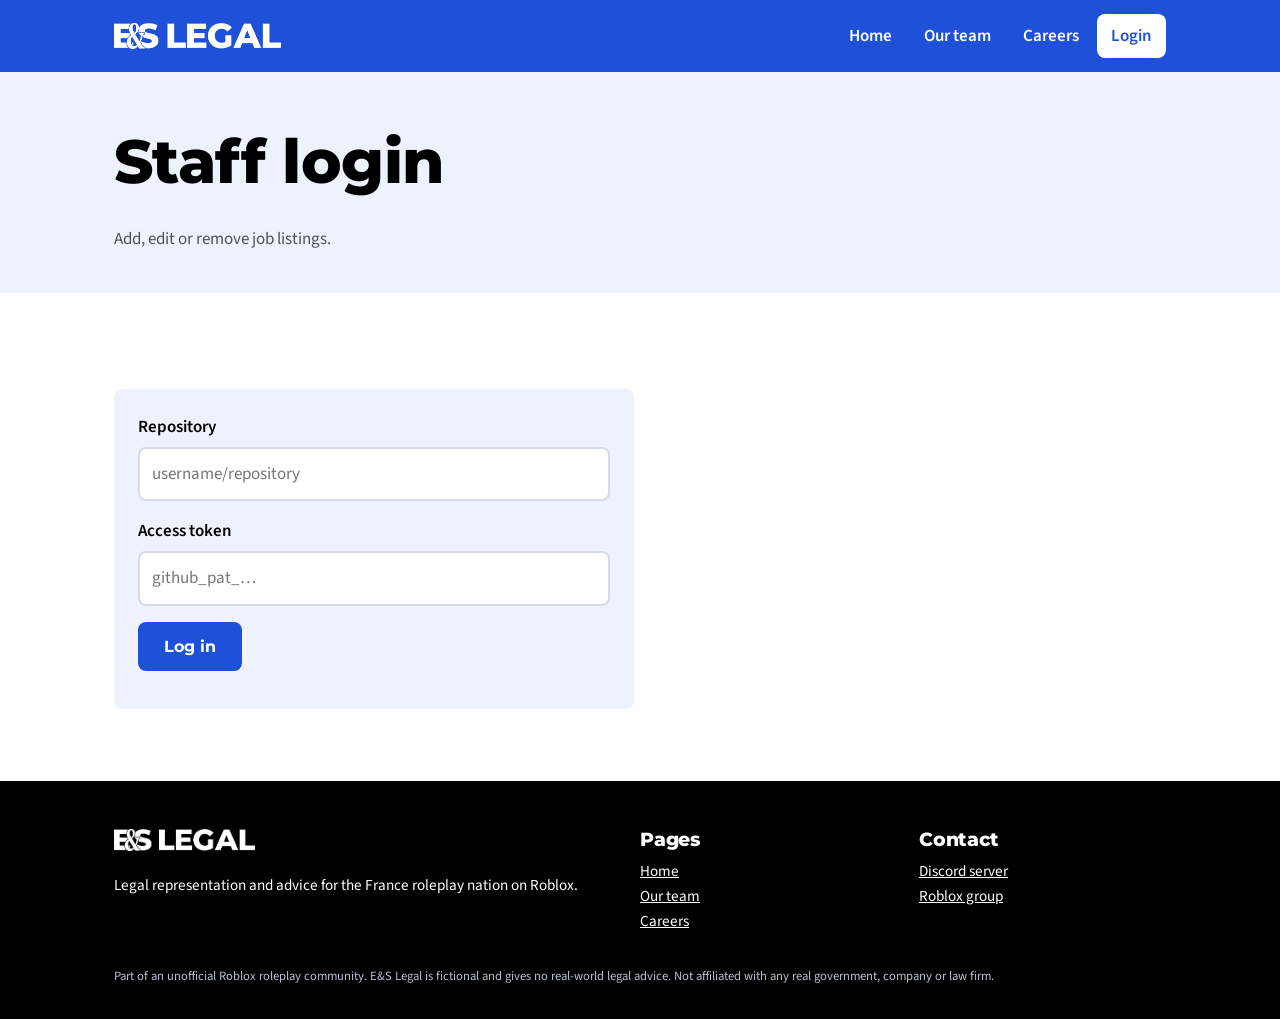
<file: admin.html>
<!doctype html>
<html lang="en"><head><meta charset="utf-8"><meta name="viewport" content="width=device-width,initial-scale=1">
<title>Login | E&S Legal</title><meta name="description" content="E&amp;S Legal is a Roblox law firm serving the France roleplay nation."><meta name="robots" content="noindex">
<link rel="icon" href="assets/mark-blue.png">
<link rel="preconnect" href="https://fonts.googleapis.com"><link rel="preconnect" href="https://fonts.gstatic.com" crossorigin>
<link href="https://fonts.googleapis.com/css2?family=Montserrat:wght@600;700;800&family=Source+Sans+3:wght@400;600&display=swap" rel="stylesheet">
<link rel="stylesheet" href="style.css"></head>
<body data-page="admin">
<header><div class="wrap"><a href="index.html" aria-label="E&amp;S Legal home"><img src="assets/wordmark-white.png" alt="E&amp;S Legal"></a><nav><a href="index.html">Home</a><a href="team.html">Our team</a><a href="careers.html">Careers</a><a href="admin.html" aria-current="page">Login</a></nav></div></header>
<main><div class="page-head"><div class="wrap"><h1>Staff login</h1><p>Add, edit or remove job listings.</p></div></div>
<section><div class="wrap"><div id="admin"></div></div></section></main>
<footer><div class="wrap"><div class="cols">
<div><img src="assets/wordmark-white.png" alt="E&amp;S Legal"><p>Legal representation and advice for the France roleplay nation on Roblox.</p></div>
<div><h3>Pages</h3><ul><li><a href="index.html">Home</a></li><li><a href="team.html">Our team</a></li><li><a href="careers.html">Careers</a></li></ul></div>
<div><h3>Contact</h3><ul><li><a data-discord href="#">Discord server</a></li><li><a href="https://www.roblox.com/communities/189086348/E-S-Legal" rel="noopener">Roblox group</a></li></ul></div>
</div><small>Part of an unofficial Roblox roleplay community. E&amp;S Legal is fictional and gives no real-world legal advice. Not affiliated with any real government, company or law firm.</small></div></footer>
<script src="config.js"></script><script src="app.js"></script><script src="admin.js"></script></body></html>
</file>
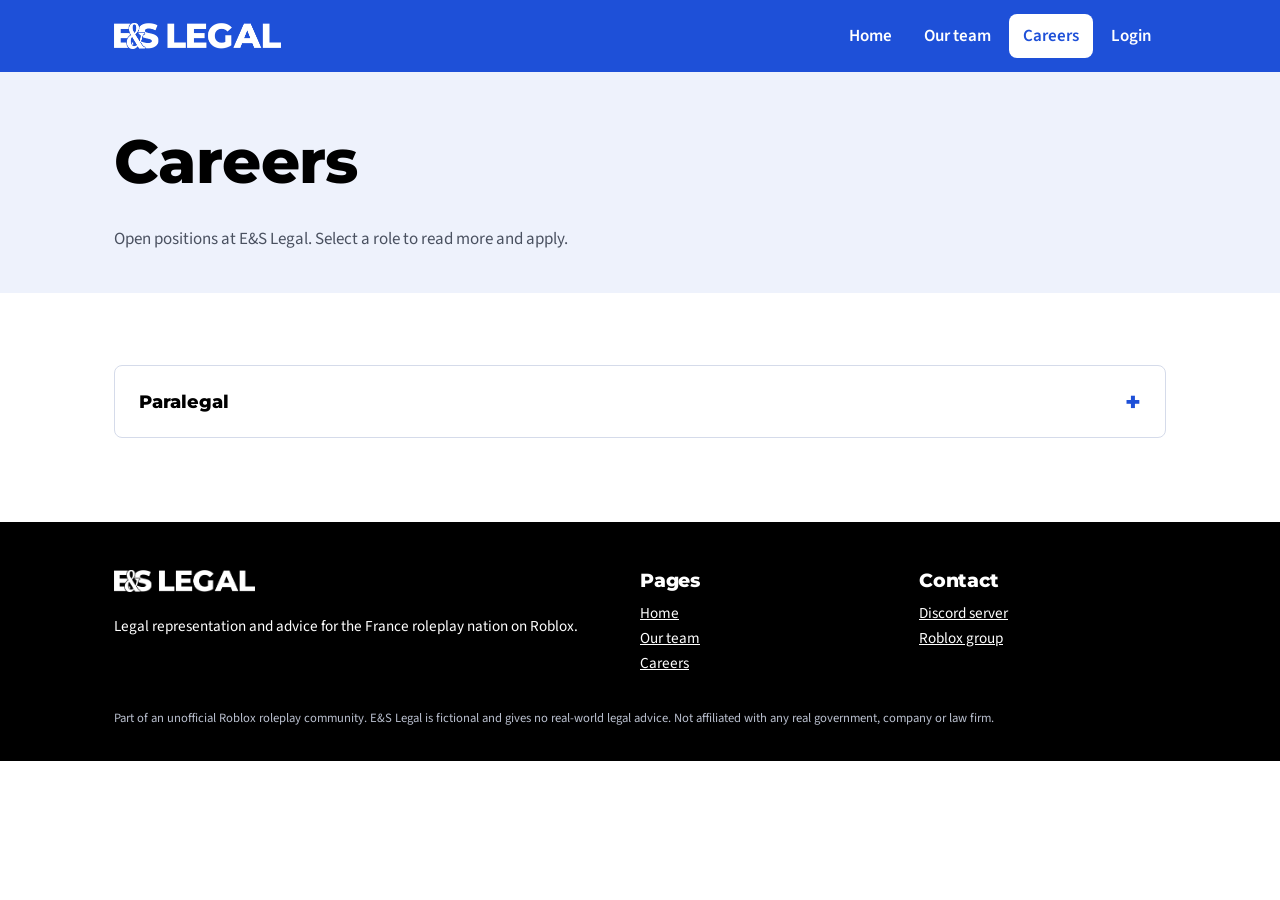
<file: careers.html>
<!doctype html>
<html lang="en"><head><meta charset="utf-8"><meta name="viewport" content="width=device-width,initial-scale=1">
<title>Careers | E&S Legal</title><meta name="description" content="E&amp;S Legal is a Roblox law firm serving the France roleplay nation.">
<link rel="icon" href="assets/mark-blue.png">
<link rel="preconnect" href="https://fonts.googleapis.com"><link rel="preconnect" href="https://fonts.gstatic.com" crossorigin>
<link href="https://fonts.googleapis.com/css2?family=Montserrat:wght@600;700;800&family=Source+Sans+3:wght@400;600&display=swap" rel="stylesheet">
<link rel="stylesheet" href="style.css"></head>
<body data-page="careers">
<header><div class="wrap"><a href="index.html" aria-label="E&amp;S Legal home"><img src="assets/wordmark-white.png" alt="E&amp;S Legal"></a><nav><a href="index.html">Home</a><a href="team.html">Our team</a><a href="careers.html" aria-current="page">Careers</a><a href="admin.html">Login</a></nav></div></header>
<main><div class="page-head"><div class="wrap"><h1>Careers</h1><p>Open positions at E&amp;S Legal. Select a role to read more and apply.</p></div></div>
<section><div class="wrap"><div id="jobs"><p>Loading positions…</p></div></div></section></main>
<footer><div class="wrap"><div class="cols">
<div><img src="assets/wordmark-white.png" alt="E&amp;S Legal"><p>Legal representation and advice for the France roleplay nation on Roblox.</p></div>
<div><h3>Pages</h3><ul><li><a href="index.html">Home</a></li><li><a href="team.html">Our team</a></li><li><a href="careers.html">Careers</a></li></ul></div>
<div><h3>Contact</h3><ul><li><a data-discord href="#">Discord server</a></li><li><a href="https://www.roblox.com/communities/189086348/E-S-Legal" rel="noopener">Roblox group</a></li></ul></div>
</div><small>Part of an unofficial Roblox roleplay community. E&amp;S Legal is fictional and gives no real-world legal advice. Not affiliated with any real government, company or law firm.</small></div></footer>
<script src="config.js"></script><script src="app.js"></script></body></html>
</file>
<file: style.css>
:root{--blue:#1e50d8;--blue-dark:#1639a3;--tint:#eef2fc;--ink:#000;--mute:#4a5160;--line:#d5dbea;--r:8px}
*{box-sizing:border-box}
html{scroll-behavior:smooth}
body{margin:0;font:17px/1.65 "Source Sans 3",system-ui,sans-serif;color:var(--ink);background:#fff}
h1,h2,h3{font-family:Montserrat,system-ui,sans-serif;font-weight:800;line-height:1.1;margin:0 0 .5em;letter-spacing:-.01em}
h1{font-size:clamp(2.2rem,5.5vw,3.8rem)}h2{font-size:clamp(1.6rem,3vw,2.2rem)}h3{font-size:1.2rem}
p{margin:0 0 1em;max-width:62ch}a{color:var(--blue)}
:focus-visible{outline:3px solid var(--ink);outline-offset:2px}
.wrap{max-width:1100px;margin:0 auto;padding:0 24px}
header{background:var(--blue)}
header .wrap{display:flex;align-items:center;justify-content:space-between;gap:20px;min-height:72px;flex-wrap:wrap}
header img{height:26px;display:block}
nav{display:flex;gap:4px}
nav a{transition:background .2s ease,color .2s ease;color:#fff;text-decoration:none;font-weight:600;padding:8px 14px;border-radius:var(--r)}
nav a:hover{background:var(--blue-dark)}
nav a[aria-current]{background:#fff;color:var(--blue)}
.btn{display:inline-block;transition:background .2s ease,border-color .2s ease,transform .2s ease;font:700 1rem Montserrat,sans-serif;padding:13px 24px;border-radius:var(--r);text-decoration:none;border:2px solid var(--blue);background:var(--blue);color:#fff;cursor:pointer}
.btn:active{transform:scale(.98)}.btn:hover{background:var(--blue-dark);border-color:var(--blue-dark)}
.btn.light{background:#fff;color:var(--blue);border-color:#fff}.btn.light:hover{background:var(--tint)}
.btn.ghost{background:transparent;border-color:#fff;color:#fff}.btn.ghost:hover{background:var(--blue-dark)}
.btns{display:flex;gap:12px;flex-wrap:wrap;margin-top:28px}
.hero{position:relative;background-color:var(--blue);background-image:url("assets/hero.jpg"),url("assets/hero.jpeg"),url("assets/hero.png"),url("assets/hero.webp");background-size:cover;background-position:center;background-repeat:no-repeat;color:#fff;overflow:hidden}.hero h1,.hero p,.cta h2,.cta p{text-shadow:0 1px 8px rgba(0,0,0,.5)}.hero .wrap,.cta .wrap{position:relative}
.hero .wrap{display:grid;grid-template-columns:1.2fr 1fr;gap:40px;align-items:center;padding-top:72px;padding-bottom:120px}
.hero p{font-size:1.2rem}
.hero img{width:100%;max-width:420px;justify-self:end}
section{padding:72px 0}
.split{display:grid;grid-template-columns:1fr 1fr;gap:56px;align-items:start}
.panel{background:var(--tint);padding:32px;border-radius:var(--r)}
.panel ul{margin:0;padding-left:1.1em}.panel li{margin-bottom:.6em}
.cta{position:relative;background-color:var(--blue);background-image:url("assets/cta.jpg"),url("assets/cta.jpeg"),url("assets/cta.png"),url("assets/cta.webp");background-size:cover;background-position:center;background-repeat:no-repeat;color:#fff;text-align:center}.cta p{margin:0 auto 1em}
footer{background:#000;color:#fff;padding:48px 0 32px;font-size:.95rem}
footer .cols{display:grid;grid-template-columns:2fr 1fr 1fr;gap:32px}
footer img{height:22px;margin-bottom:14px}footer a{color:#fff}footer ul{list-style:none;padding:0;margin:0}
footer small{display:block;margin-top:32px;color:#b9bfce}
.page-head{background:var(--tint);padding:56px 0 40px}.page-head p{margin:0;color:var(--mute)}
.tools{display:flex;gap:12px;flex-wrap:wrap;align-items:center;margin-bottom:32px}
input,textarea,select{transition:border-color .2s ease;font:inherit;width:100%;padding:11px 12px;border:2px solid var(--line);border-radius:var(--r);background:#fff}
input:focus,textarea:focus,select:focus{border-color:var(--blue);outline:0}
.tools input{max-width:340px}
.chips a{transition:background .2s ease;border-radius:6px;display:inline-block;margin-right:6px;padding:6px 12px;border:1px solid var(--line);border-radius:var(--r);text-decoration:none;font-weight:600;font-size:.9rem}
.chips a:hover{background:var(--tint)}
.role{margin-bottom:48px;scroll-margin-top:16px}
.role h2{font-size:1.3rem;border-bottom:3px solid var(--blue);padding-bottom:8px}
.role h2 small{font:600 .9rem "Source Sans 3",sans-serif;color:var(--mute);margin-left:8px}
.grid{display:grid;grid-template-columns:repeat(auto-fill,minmax(150px,1fr));gap:16px}
.person{transition:border-color .2s ease,background .2s ease;border:1px solid var(--line);border-radius:var(--r);padding:16px;text-align:center;text-decoration:none;color:var(--ink);font-weight:600;word-break:break-word}
.person:hover{border-color:var(--blue);background:var(--tint)}
.person img{width:96px;height:96px;border-radius:50%;object-fit:cover;background:var(--tint);display:block;margin:0 auto 10px}
.note{padding:20px;background:var(--tint);border-radius:var(--r)}
.job{transition:border-color .25s ease;border:1px solid var(--line);border-radius:var(--r);margin-bottom:12px}
.job>button{all:unset;box-sizing:border-box;display:flex;justify-content:space-between;align-items:center;width:100%;padding:20px 24px;cursor:pointer;font:800 1.15rem Montserrat,sans-serif}
.job>button:focus-visible{outline:3px solid var(--ink)}
.job>button::after{content:"+";font-size:1.6rem;color:var(--blue);transition:transform .3s ease}
.job.open>button::after{transform:rotate(45deg)}
.job.open{border-color:var(--blue)}
.job .body{display:grid;grid-template-rows:0fr;transition:grid-template-rows .35s ease}.job.open .body{grid-template-rows:1fr}.body .inner{overflow:hidden;min-height:0;padding:0 24px;visibility:hidden;transition:visibility .35s}.job.open .inner{padding-bottom:24px;visibility:visible}
.body h3{font-size:1rem;margin-top:1.2em}.body ul{padding-left:1.1em;margin:0 0 1em}
form{margin-top:24px;padding:24px;background:var(--tint);border-radius:var(--r)}
form label{display:block;font-weight:600;margin:0 0 16px}form label input,form label textarea,form label select{margin-top:6px;font-weight:400}
textarea{min-height:110px;resize:vertical}
.hp{position:absolute;left:-9999px}
.status{margin:14px 0 0;font-weight:600}.status.err{color:#b00020}.status.ok{color:#0a6b2d}
@media(max-width:760px){.hero .wrap,.split,footer .cols,.cards,.qrow{grid-template-columns:1fr}.hero img{justify-self:start;max-width:240px}section{padding:48px 0}}
@media(prefers-reduced-motion:reduce){*{transition:none!important}html{scroll-behavior:auto}}

.quick{position:relative;z-index:2;margin-top:-56px}
.cards{display:grid;grid-template-columns:repeat(3,1fr);gap:20px}
.cards a{display:flex;justify-content:space-between;align-items:center;gap:16px;background:#fff;border:1px solid var(--line);border-radius:var(--r);padding:22px 24px;text-decoration:none;color:var(--ink);box-shadow:0 4px 14px rgba(0,0,0,.08);transition:border-color .2s ease,box-shadow .2s ease}
.cards a:hover{border-color:var(--blue);box-shadow:0 6px 18px rgba(0,0,0,.13)}
.cards strong{display:block;font:800 1.05rem Montserrat,sans-serif}
.cards span{display:block;color:var(--mute);font-size:.95rem;line-height:1.4}
.cards svg{flex:none;width:20px;height:20px;stroke:var(--mute);fill:none;stroke-width:2;transition:transform .2s ease,stroke .2s ease}
.cards a:hover svg{transform:translateX(3px);stroke:var(--blue)}
.person small{display:block;font-weight:400;color:var(--mute);margin-top:2px}
.narrow{max-width:520px}
.row{display:flex;gap:12px;align-items:center;justify-content:space-between;border:1px solid var(--line);border-radius:var(--r);padding:14px 18px;margin-bottom:10px}
.row div{display:flex;gap:8px}.row strong{font-family:Montserrat,sans-serif}
.btn.sm{padding:8px 14px;font-size:.9rem}.btn.alt{background:#fff;color:var(--blue)}.btn.alt:hover{background:var(--tint)}
.btn.danger{background:#b00020;border-color:#b00020}.btn.danger:hover{background:#860018;border-color:#860018}
.qrow{display:grid;grid-template-columns:2fr 1fr 2fr auto auto;gap:8px;align-items:center;margin-bottom:8px}
.qrow label{margin:0;white-space:nowrap}.qrow input[type=checkbox]{width:auto;margin-right:6px}
.bar{display:flex;justify-content:space-between;gap:12px;margin-bottom:20px;flex-wrap:wrap}
</file>
